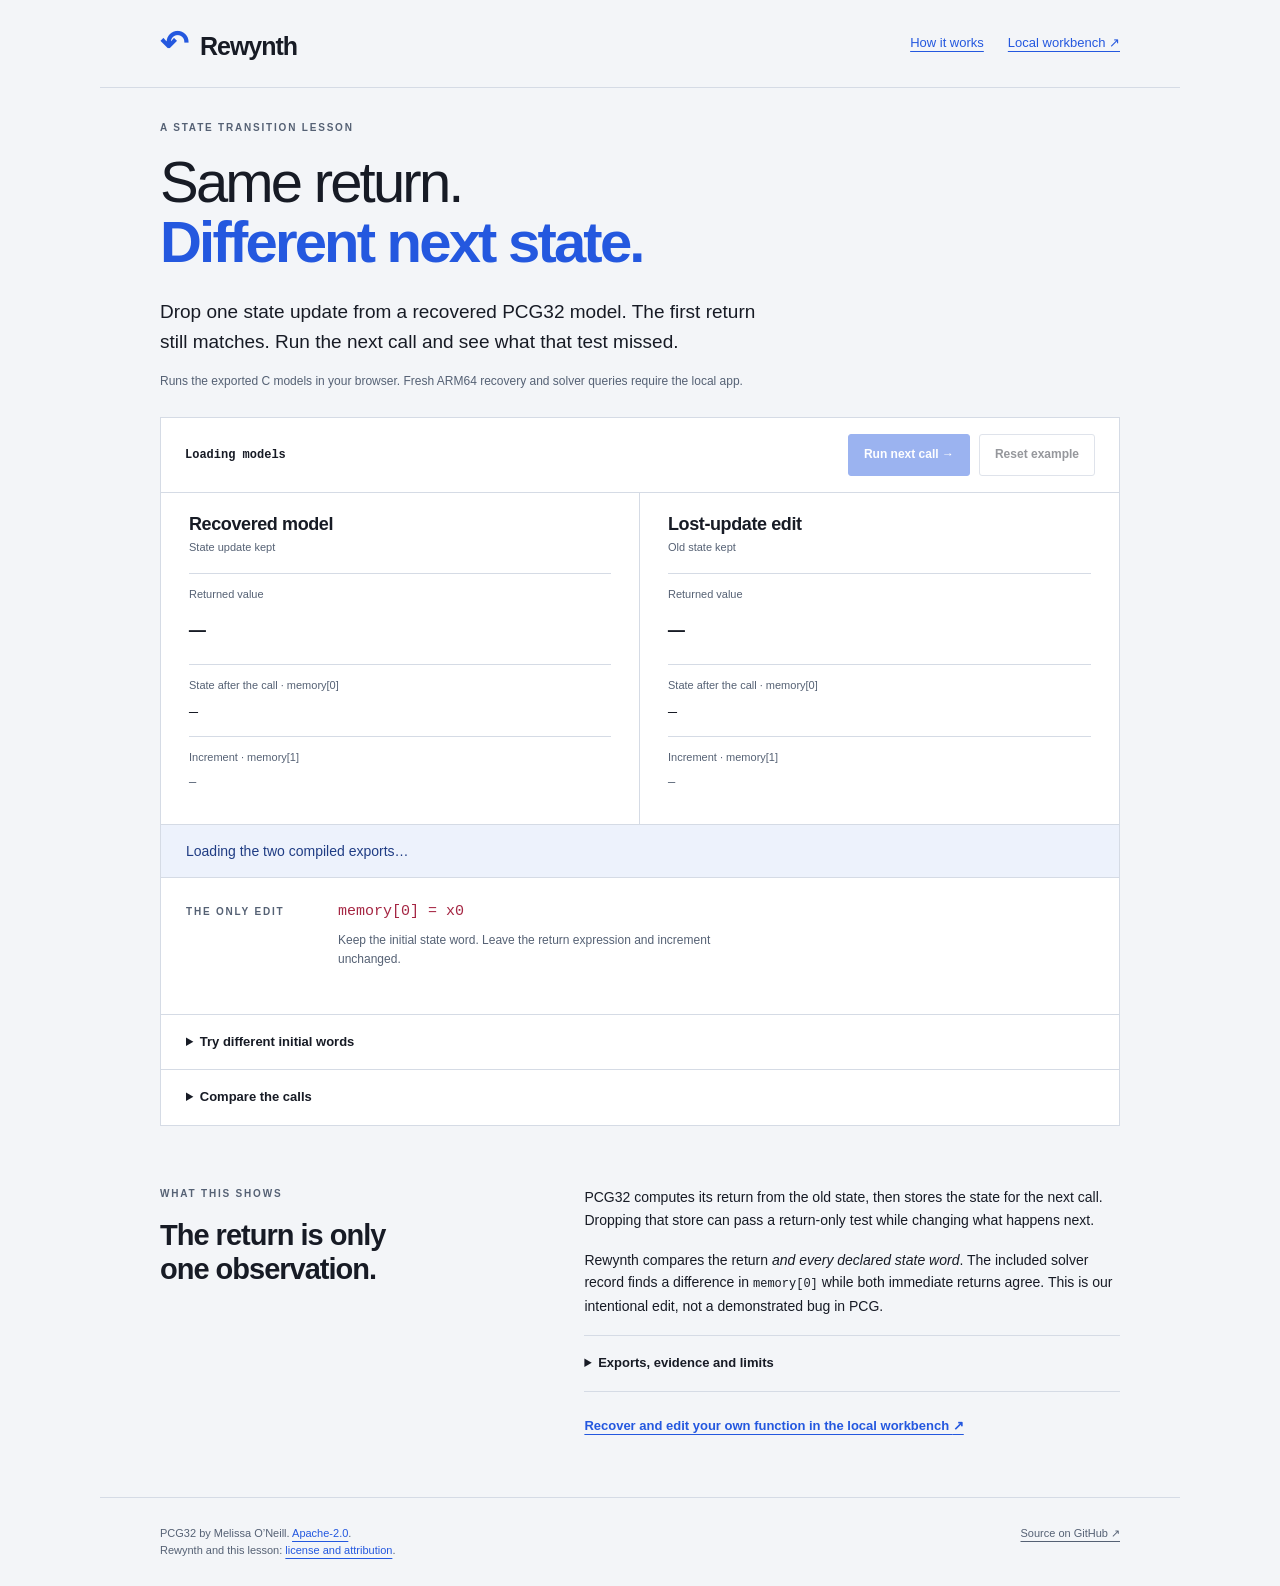
<file: docs/index.html>
<!doctype html>
<html lang="en">
<meta charset="utf-8">
<meta name="viewport" content="width=device-width,initial-scale=1">
<meta http-equiv="refresh" content="0; url=lesson/">
<link rel="canonical" href="https://nazeeh111.github.io/Rewynth/lesson/">
<title>Rewynth browser lesson</title>
<p><a href="lesson/">Open the Rewynth state lesson</a>.</p>
</html>
</file>
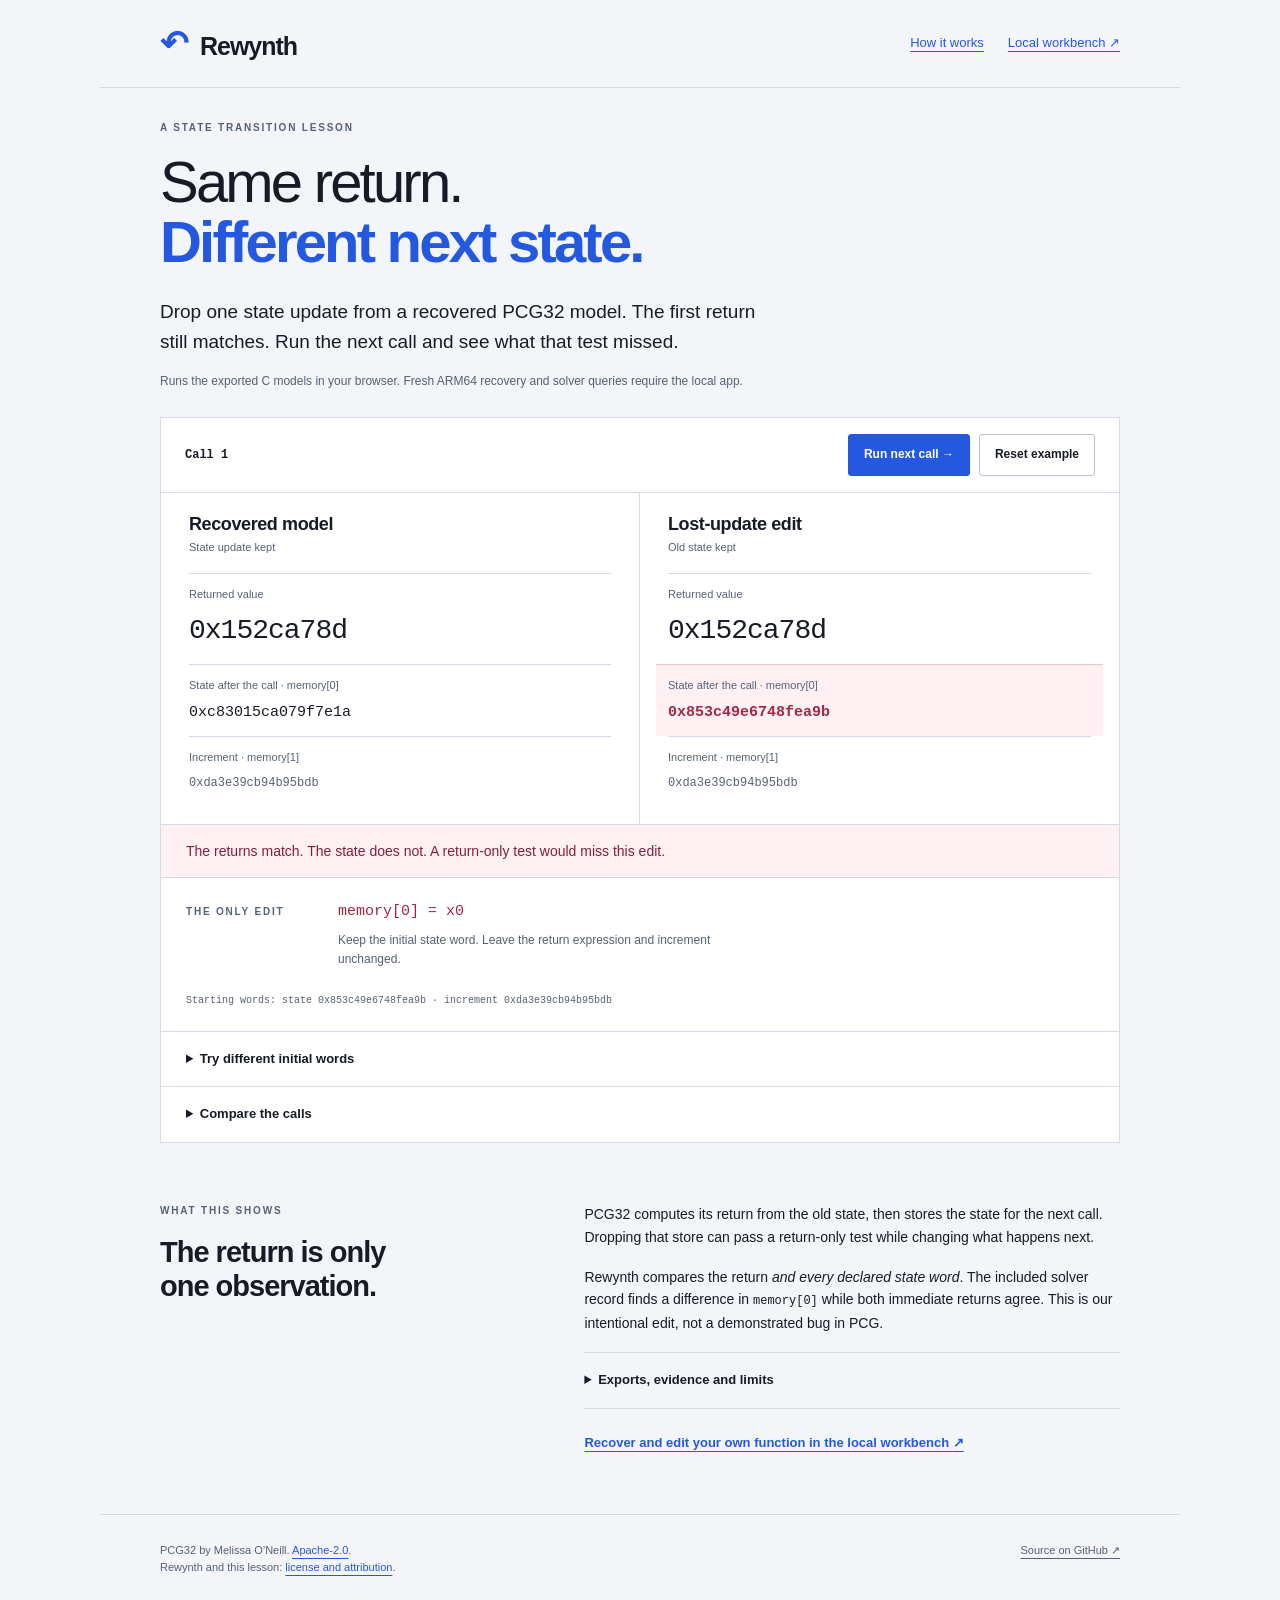
<file: docs/lesson/index.html>
<!doctype html>
<html lang="en">
<head>
  <meta charset="utf-8">
  <meta name="viewport" content="width=device-width,initial-scale=1">
  <meta name="theme-color" content="#f3f5f8">
  <meta name="description" content="A Rewynth state lesson: run two recovered PCG32 models, drop one state update, and see why matching returns can hide a bad edit.">
  <title>Same return, different state · Rewynth</title>
  <link rel="stylesheet" href="style.css">
  <script type="module" src="app.js"></script>
</head>
<body>
  <header class="shell">
    <a class="brand" href="https://github.com/nazeeh111/Rewynth"><span aria-hidden="true">↶</span> Rewynth</a>
    <nav aria-label="Project"><a href="#method">How it works</a><a href="https://github.com/nazeeh111/Rewynth#run-it">Local workbench ↗</a></nav>
  </header>
  <main class="shell">
    <section class="intro" aria-labelledby="title">
      <p class="eyebrow">A STATE TRANSITION LESSON</p>
      <h1 id="title">Same return.<br><em>Different next state.</em></h1>
      <p class="lead">Drop one state update from a recovered PCG32 model. The first return still matches. Run the next call and see what that test missed.</p>
      <p class="scope">Runs the exported C models in your browser. Fresh ARM64 recovery and solver queries require the local app.</p>
    </section>

    <section class="experiment" aria-label="Compare recovered and edited models" aria-busy="true">
      <div class="toolbar"><span class="call" id="call-count">Loading models</span><div class="actions"><button id="next" class="primary" disabled>Run next call <span aria-hidden="true">→</span></button><button id="reset" disabled>Reset example</button></div></div>
      <p id="load-error" class="error" role="alert" hidden></p>
      <div class="comparison">
        <article class="model original" aria-labelledby="original-title">
          <div class="model-heading"><h2 id="original-title">Recovered model</h2><span>State update kept</span></div>
          <dl><div class="returned"><dt>Returned value</dt><dd id="original-return">—</dd></div><div class="state-row"><dt>State after the call · memory[0]</dt><dd id="original-state">—</dd></div><div class="increment"><dt>Increment · memory[1]</dt><dd id="original-increment">—</dd></div></dl>
        </article>
        <article class="model edited" aria-labelledby="edited-title">
          <div class="model-heading"><h2 id="edited-title">Lost-update edit</h2><span>Old state kept</span></div>
          <dl><div class="returned"><dt>Returned value</dt><dd id="edited-return">—</dd></div><div class="state-row"><dt>State after the call · memory[0]</dt><dd id="edited-state">—</dd></div><div class="increment"><dt>Increment · memory[1]</dt><dd id="edited-increment">—</dd></div></dl>
        </article>
      </div>
      <div id="observation" class="observation" role="status" aria-live="polite">Loading the two compiled exports…</div>
      <div class="edit-note"><span class="eyebrow">THE ONLY EDIT</span><code>memory[0] = x0</code><span>Keep the initial state word. Leave the return expression and increment unchanged.</span></div>
      <p class="starting" id="starting-inputs"></p>

      <details class="custom-inputs"><summary>Try different initial words</summary>
        <p>Use decimal or hexadecimal unsigned 64-bit values. Applying them starts both models again at call one.</p>
        <form id="inputs" novalidate>
          <div><label for="state-input">Initial state · x0</label><input id="state-input" name="state" value="0x853c49e6748fea9b" autocomplete="off" autocapitalize="off" spellcheck="false" aria-describedby="input-error"></div>
          <div><label for="increment-input">Increment · x1</label><input id="increment-input" name="increment" value="0xda3e39cb94b95bdb" autocomplete="off" autocapitalize="off" spellcheck="false" aria-describedby="input-error"></div>
          <button id="apply" disabled>Apply initial words</button>
          <p id="input-error" class="error" role="alert" hidden></p>
        </form>
      </details>
      <details class="history"><summary>Compare the calls</summary><div class="table-wrap" tabindex="0" aria-label="Call history"><table><caption class="sr-only">Returns from the recovered model and the lost-update edit</caption><thead><tr><th scope="col">Call</th><th scope="col">Recovered return</th><th scope="col">Edited return</th><th scope="col">Post-state</th></tr></thead><tbody id="history"></tbody></table></div></details>
    </section>

    <section class="method" id="method" aria-labelledby="method-title">
      <div><p class="eyebrow">WHAT THIS SHOWS</p><h2 id="method-title">The return is only<br>one observation.</h2></div>
      <div class="method-copy"><p>PCG32 computes its return from the old state, then stores the state for the next call. Dropping that store can pass a return-only test while changing what happens next.</p><p>Rewynth compares the return <em>and every declared state word</em>. The included solver record finds a difference in <code>memory[0]</code> while both immediate returns agree. This is our intentional edit, not a demonstrated bug in PCG.</p>
        <details><summary>Exports, evidence and limits</summary><p>The two modules are compiled from Rewynth’s actual recovered and edited C exports. The controls above run those models locally with exact 64-bit inputs. They do not execute the original ARM64 instructions or make a fresh solver query.</p><p>The recorded equality result applies to the implemented instruction model, declared two-word memory region and input domain. The finite native controls do not prove universal CPU equivalence or random-generator quality.</p><ul class="evidence"><li><a href="model/original.c">Recovered C export</a> · <a href="model/edited.c">Edited C export</a></li><li><a href="model/evidence.json">Recorded model and solver evidence</a></li><li><a href="verification/native-wasm-controls.json">Native C / Wasm controls</a> · <a href="model/manifest.json">Build manifest</a></li></ul></details>
        <a class="workbench-link" href="https://github.com/nazeeh111/Rewynth#run-it">Recover and edit your own function in the local workbench <span aria-hidden="true">↗</span></a>
      </div>
    </section>
  </main>
  <footer class="shell"><p>PCG32 by Melissa O’Neill. <a href="model/PCG-LICENSE.txt">Apache-2.0</a>.<br>Rewynth and this lesson: <a href="model/REWYNTH-LICENSE.txt">license and attribution</a>.</p><a href="https://github.com/nazeeh111/Rewynth">Source on GitHub ↗</a></footer>
  <noscript><p class="shell error">JavaScript and WebAssembly are needed to run the models. The C exports and recorded evidence above remain available.</p></noscript>
</body>
</html>
</file>
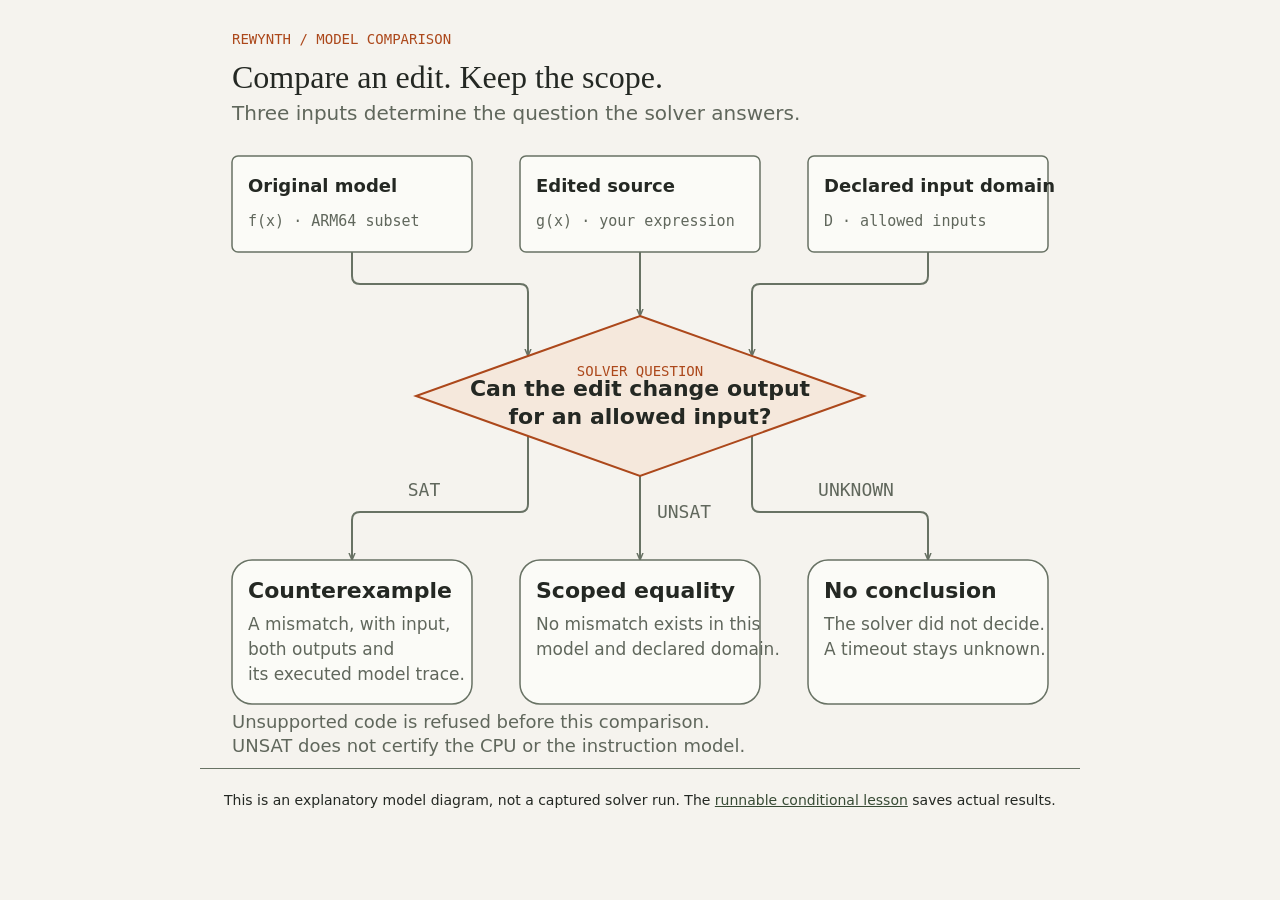
<file: docs/diagrams/comparison.html>
<!DOCTYPE html>
<html xmlns="http://www.w3.org/1999/xhtml" lang="en">
<head><meta charset="utf-8"/><meta name="viewport" content="width=device-width, initial-scale=1"/>
<title>Rewynth comparison scope</title>
<style>
body { margin:0; background:#f5f3ee; color:#242823; font-family:system-ui,sans-serif; }
main { max-width:880px; margin:auto; }
svg { display:block; width:100%; height:auto; }
.mobile { display:none; }
footer { padding:20px 24px; font-size:14px; line-height:1.6; border-top:1px solid #687264; }
a { color:#384b35; }
@media(max-width:600px) { .desktop { display:none; } .mobile { display:block; } }
</style></head><body><main>
<!-- Editable source. Export the two README SVGs with tools/export_diagrams.py.
     Uses only local system fonts. No JavaScript, remote fonts or assets. -->
<section class="desktop">
<svg xmlns="http://www.w3.org/2000/svg" id="comparison" viewBox="0 0 880 768" role="img" aria-labelledby="comparison-title comparison-desc">
<title id="comparison-title">What an edit comparison establishes</title>
<desc id="comparison-desc">The original instruction model, edited source and declared input domain determine whether the solver finds a counterexample, proves no mismatch within that scope, or remains undecided.</desc>
<defs><marker id="comparison-arrow" markerWidth="8" markerHeight="8" refX="7" refY="4" orient="auto" markerUnits="userSpaceOnUse"><path d="M0 1 L7 4 L0 7" fill="none" stroke="#687264" stroke-width="1.5"/></marker></defs>
<rect width="880" height="768" fill="#f5f3ee"/>
<text x="32" y="44" text-anchor="start" fill="#ac481b" font-family="ui-monospace, monospace" font-size="14" font-weight="500"><tspan x="32" dy="0">REWYNTH / MODEL COMPARISON</tspan></text>
<text x="32" y="88" text-anchor="start" fill="#242823" font-family="Georgia, serif" font-size="32" font-weight="400"><tspan x="32" dy="0">Compare an edit. Keep the scope.</tspan></text>
<text x="32" y="120" text-anchor="start" fill="#60675c" font-family="system-ui, sans-serif" font-size="20" font-weight="400"><tspan x="32" dy="0">Three inputs determine the question the solver answers.</tspan></text>
<path d="M152 252 V276 Q152 284 160 284 H320 Q328 284 328 292 V356" fill="none" stroke="#687264" stroke-width="2" marker-end="url(#comparison-arrow)"/>
<path d="M440 252 V316" fill="none" stroke="#687264" stroke-width="2" marker-end="url(#comparison-arrow)"/>
<path d="M728 252 V276 Q728 284 720 284 H560 Q552 284 552 292 V356" fill="none" stroke="#687264" stroke-width="2" marker-end="url(#comparison-arrow)"/>
<path d="M328 436 V504 Q328 512 320 512 H160 Q152 512 152 520 V560" fill="none" stroke="#687264" stroke-width="2" marker-end="url(#comparison-arrow)"/>
<path d="M440 476 V560" fill="none" stroke="#687264" stroke-width="2" marker-end="url(#comparison-arrow)"/>
<path d="M552 436 V504 Q552 512 560 512 H720 Q728 512 728 520 V560" fill="none" stroke="#687264" stroke-width="2" marker-end="url(#comparison-arrow)"/>
<rect x="199.5" y="476" width="49" height="28" fill="#f5f3ee"/><text x="224" y="496" text-anchor="middle" fill="#60675c" font-family="ui-monospace, monospace" font-size="18" font-weight="500"><tspan x="224" dy="0">SAT</tspan></text>
<rect x="448.5" y="498" width="71" height="28" fill="#f5f3ee"/><text x="484" y="518" text-anchor="middle" fill="#60675c" font-family="ui-monospace, monospace" font-size="18" font-weight="500"><tspan x="484" dy="0">UNSAT</tspan></text>
<rect x="609.5" y="476" width="93" height="28" fill="#f5f3ee"/><text x="656" y="496" text-anchor="middle" fill="#60675c" font-family="ui-monospace, monospace" font-size="18" font-weight="500"><tspan x="656" dy="0">UNKNOWN</tspan></text>
<rect x="32" y="156" width="240" height="96" rx="6" fill="#fbfbf7" stroke="#687264" stroke-width="1.5"/>
<text x="48" y="192" text-anchor="start" fill="#242823" font-family="system-ui, sans-serif" font-size="18" font-weight="600"><tspan x="48" dy="0">Original model</tspan></text>
<text x="48" y="226" text-anchor="start" fill="#60675c" font-family="ui-monospace, monospace" font-size="15" font-weight="400"><tspan x="48" dy="0">f(x) · ARM64 subset</tspan></text>
<rect x="320" y="156" width="240" height="96" rx="6" fill="#fbfbf7" stroke="#687264" stroke-width="1.5"/>
<text x="336" y="192" text-anchor="start" fill="#242823" font-family="system-ui, sans-serif" font-size="18" font-weight="600"><tspan x="336" dy="0">Edited source</tspan></text>
<text x="336" y="226" text-anchor="start" fill="#60675c" font-family="ui-monospace, monospace" font-size="15" font-weight="400"><tspan x="336" dy="0">g(x) · your expression</tspan></text>
<rect x="608" y="156" width="240" height="96" rx="6" fill="#fbfbf7" stroke="#687264" stroke-width="1.5"/>
<text x="624" y="192" text-anchor="start" fill="#242823" font-family="system-ui, sans-serif" font-size="18" font-weight="600"><tspan x="624" dy="0">Declared input domain</tspan></text>
<text x="624" y="226" text-anchor="start" fill="#60675c" font-family="ui-monospace, monospace" font-size="15" font-weight="400"><tspan x="624" dy="0">D · allowed inputs</tspan></text>
<path d="M440 316 L664 396 L440 476 L216 396 Z" fill="#f5e8dc" stroke="#ac481b" stroke-width="2"/>
<text x="440" y="376" text-anchor="middle" fill="#ac481b" font-family="ui-monospace, monospace" font-size="14" font-weight="500"><tspan x="440" dy="0">SOLVER QUESTION</tspan></text>
<text x="440" y="396" text-anchor="middle" fill="#242823" font-family="system-ui, sans-serif" font-size="22" font-weight="600"><tspan x="440" dy="0">Can the edit change output</tspan><tspan x="440" dy="28">for an allowed input?</tspan></text>
<rect x="32" y="560" width="240" height="144" rx="20" fill="#fbfbf7" stroke="#687264" stroke-width="1.5"/>
<text x="48" y="598" text-anchor="start" fill="#242823" font-family="system-ui, sans-serif" font-size="22" font-weight="600"><tspan x="48" dy="0">Counterexample</tspan></text>
<text x="48" y="630" text-anchor="start" fill="#60675c" font-family="system-ui, sans-serif" font-size="17" font-weight="400"><tspan x="48" dy="0">A mismatch, with input,</tspan><tspan x="48" dy="25">both outputs and</tspan><tspan x="48" dy="25">its executed model trace.</tspan></text>
<rect x="320" y="560" width="240" height="144" rx="20" fill="#fbfbf7" stroke="#687264" stroke-width="1.5"/>
<text x="336" y="598" text-anchor="start" fill="#242823" font-family="system-ui, sans-serif" font-size="22" font-weight="600"><tspan x="336" dy="0">Scoped equality</tspan></text>
<text x="336" y="630" text-anchor="start" fill="#60675c" font-family="system-ui, sans-serif" font-size="17" font-weight="400"><tspan x="336" dy="0">No mismatch exists in this</tspan><tspan x="336" dy="25">model and declared domain.</tspan></text>
<rect x="608" y="560" width="240" height="144" rx="20" fill="#fbfbf7" stroke="#687264" stroke-width="1.5"/>
<text x="624" y="598" text-anchor="start" fill="#242823" font-family="system-ui, sans-serif" font-size="22" font-weight="600"><tspan x="624" dy="0">No conclusion</tspan></text>
<text x="624" y="630" text-anchor="start" fill="#60675c" font-family="system-ui, sans-serif" font-size="17" font-weight="400"><tspan x="624" dy="0">The solver did not decide.</tspan><tspan x="624" dy="25">A timeout stays unknown.</tspan></text>
<text x="32" y="728" text-anchor="start" fill="#60675c" font-family="system-ui, sans-serif" font-size="18" font-weight="400"><tspan x="32" dy="0">Unsupported code is refused before this comparison.</tspan></text>
<text x="32" y="752" text-anchor="start" fill="#60675c" font-family="system-ui, sans-serif" font-size="18" font-weight="400"><tspan x="32" dy="0">UNSAT does not certify the CPU or the instruction model.</tspan></text>
</svg>
</section><section class="mobile">
<svg xmlns="http://www.w3.org/2000/svg" id="comparison-mobile" viewBox="0 0 420 956" role="img" aria-labelledby="comparison-mobile-title comparison-mobile-desc">
<title id="comparison-mobile-title">What an edit comparison establishes</title>
<desc id="comparison-mobile-desc">The original instruction model, edited source and declared input domain determine whether the solver finds a counterexample, proves no mismatch within that scope, or remains undecided.</desc>
<defs><marker id="comparison-mobile-arrow" markerWidth="8" markerHeight="8" refX="7" refY="4" orient="auto" markerUnits="userSpaceOnUse"><path d="M0 1 L7 4 L0 7" fill="none" stroke="#687264" stroke-width="1.5"/></marker></defs>
<rect width="420" height="956" fill="#f5f3ee"/>
<text x="20" y="40" text-anchor="start" fill="#ac481b" font-family="ui-monospace, monospace" font-size="13" font-weight="500"><tspan x="20" dy="0">REWYNTH / MODEL COMPARISON</tspan></text>
<text x="20" y="80" text-anchor="start" fill="#242823" font-family="Georgia, serif" font-size="31" font-weight="400"><tspan x="20" dy="0">Compare an edit.</tspan><tspan x="20" dy="36">Keep the scope.</tspan></text>
<text x="20" y="144" text-anchor="start" fill="#60675c" font-family="system-ui, sans-serif" font-size="18" font-weight="400"><tspan x="20" dy="0">Three inputs. One bounded question.</tspan></text>
<path d="M72 280 V304 Q72 312 80 312 H114 Q122 312 122 320 V372" fill="none" stroke="#687264" stroke-width="2" marker-end="url(#comparison-mobile-arrow)"/>
<path d="M210 280 V332" fill="none" stroke="#687264" stroke-width="2" marker-end="url(#comparison-mobile-arrow)"/>
<path d="M348 280 V304 Q348 312 340 312 H306 Q298 312 298 320 V372" fill="none" stroke="#687264" stroke-width="2" marker-end="url(#comparison-mobile-arrow)"/>
<path d="M122 452 V528 Q122 536 114 536 H80 Q72 536 72 544 V588" fill="none" stroke="#687264" stroke-width="2" marker-end="url(#comparison-mobile-arrow)"/>
<path d="M210 492 V588" fill="none" stroke="#687264" stroke-width="2" marker-end="url(#comparison-mobile-arrow)"/>
<path d="M298 452 V528 Q298 536 306 536 H340 Q348 536 348 544 V588" fill="none" stroke="#687264" stroke-width="2" marker-end="url(#comparison-mobile-arrow)"/>
<rect x="59.5" y="500" width="49" height="28" fill="#f5f3ee"/><text x="84" y="520" text-anchor="middle" fill="#60675c" font-family="ui-monospace, monospace" font-size="18" font-weight="500"><tspan x="84" dy="0">SAT</tspan></text>
<rect x="218.5" y="548" width="71" height="28" fill="#f5f3ee"/><text x="254" y="568" text-anchor="middle" fill="#60675c" font-family="ui-monospace, monospace" font-size="18" font-weight="500"><tspan x="254" dy="0">UNSAT</tspan></text>
<rect x="307.5" y="488" width="93" height="28" fill="#f5f3ee"/><text x="354" y="508" text-anchor="middle" fill="#60675c" font-family="ui-monospace, monospace" font-size="18" font-weight="500"><tspan x="354" dy="0">UNKNOWN</tspan></text>
<rect x="16" y="176" width="112" height="104" rx="6" fill="#fbfbf7" stroke="#687264" stroke-width="1.5"/>
<text x="72" y="207" text-anchor="middle" fill="#242823" font-family="system-ui, sans-serif" font-size="20" font-weight="600"><tspan x="72" dy="0">Original</tspan><tspan x="72" dy="25">model</tspan></text>
<text x="72" y="262" text-anchor="middle" fill="#60675c" font-family="ui-monospace, monospace" font-size="18" font-weight="400"><tspan x="72" dy="0">f(x)</tspan></text>
<rect x="154" y="176" width="112" height="104" rx="6" fill="#fbfbf7" stroke="#687264" stroke-width="1.5"/>
<text x="210" y="207" text-anchor="middle" fill="#242823" font-family="system-ui, sans-serif" font-size="20" font-weight="600"><tspan x="210" dy="0">Edited</tspan><tspan x="210" dy="25">source</tspan></text>
<text x="210" y="262" text-anchor="middle" fill="#60675c" font-family="ui-monospace, monospace" font-size="18" font-weight="400"><tspan x="210" dy="0">g(x)</tspan></text>
<rect x="292" y="176" width="112" height="104" rx="6" fill="#fbfbf7" stroke="#687264" stroke-width="1.5"/>
<text x="348" y="207" text-anchor="middle" fill="#242823" font-family="system-ui, sans-serif" font-size="20" font-weight="600"><tspan x="348" dy="0">Allowed</tspan><tspan x="348" dy="25">inputs</tspan></text>
<text x="348" y="262" text-anchor="middle" fill="#60675c" font-family="ui-monospace, monospace" font-size="18" font-weight="400"><tspan x="348" dy="0">x in D</tspan></text>
<path d="M210 332 L386 412 L210 492 L34 412 Z" fill="#f5e8dc" stroke="#ac481b" stroke-width="2"/>
<text x="210" y="389" text-anchor="middle" fill="#ac481b" font-family="ui-monospace, monospace" font-size="13" font-weight="500"><tspan x="210" dy="0">SOLVER QUESTION</tspan></text>
<text x="210" y="411" text-anchor="middle" fill="#242823" font-family="system-ui, sans-serif" font-size="18" font-weight="600"><tspan x="210" dy="0">Can the edit change output</tspan><tspan x="210" dy="25">for an allowed input?</tspan></text>
<rect x="16" y="588" width="112" height="216" rx="20" fill="#fbfbf7" stroke="#687264" stroke-width="1.5"/>
<text x="72" y="622" text-anchor="middle" fill="#242823" font-family="system-ui, sans-serif" font-size="18" font-weight="600"><tspan x="72" dy="0">Mismatch</tspan></text>
<text x="72" y="688" text-anchor="middle" fill="#60675c" font-family="system-ui, sans-serif" font-size="17" font-weight="400"><tspan x="72" dy="0">An input</tspan><tspan x="72" dy="25">makes the</tspan><tspan x="72" dy="25">outputs</tspan><tspan x="72" dy="25">differ.</tspan></text>
<rect x="154" y="588" width="112" height="216" rx="20" fill="#fbfbf7" stroke="#687264" stroke-width="1.5"/>
<text x="210" y="622" text-anchor="middle" fill="#242823" font-family="system-ui, sans-serif" font-size="18" font-weight="600"><tspan x="210" dy="0">Scoped</tspan><tspan x="210" dy="23">equality</tspan></text>
<text x="210" y="688" text-anchor="middle" fill="#60675c" font-family="system-ui, sans-serif" font-size="17" font-weight="400"><tspan x="210" dy="0">Within this</tspan><tspan x="210" dy="25">model and</tspan><tspan x="210" dy="25">input range.</tspan></text>
<rect x="292" y="588" width="112" height="216" rx="20" fill="#fbfbf7" stroke="#687264" stroke-width="1.5"/>
<text x="348" y="622" text-anchor="middle" fill="#242823" font-family="system-ui, sans-serif" font-size="18" font-weight="600"><tspan x="348" dy="0">Undecided</tspan></text>
<text x="348" y="688" text-anchor="middle" fill="#60675c" font-family="system-ui, sans-serif" font-size="17" font-weight="400"><tspan x="348" dy="0">No equality</tspan><tspan x="348" dy="25">conclusion.</tspan><tspan x="348" dy="25">Timeouts</tspan><tspan x="348" dy="25">stay unknown.</tspan></text>
<text x="20" y="848" text-anchor="start" fill="#60675c" font-family="system-ui, sans-serif" font-size="18" font-weight="400"><tspan x="20" dy="0">For a mismatch, inspect the input,</tspan><tspan x="20" dy="25">both outputs and its model trace.</tspan></text>
<text x="20" y="912" text-anchor="start" fill="#60675c" font-family="system-ui, sans-serif" font-size="17" font-weight="400"><tspan x="20" dy="0">Unsupported code is refused first.</tspan><tspan x="20" dy="25">UNSAT does not certify the CPU or lifter.</tspan></text>
</svg>
</section>
<footer>This is an explanatory model diagram, not a captured solver run.
The <a href="https://github.com/nazeeh111/Rewynth/blob/81ce6228760f7db31d0aadb59a6aeff23ab5bb3d/docs/control-flow.md#run-the-complete-lesson">runnable conditional lesson</a>
saves actual results.</footer>
</main></body></html>
</file>
<file: docs/lesson/style.css>
/* Carry the local workbench's light surfaces, blue focus and exact-word typography. */
:root {
  color-scheme:light;
  --paper:#f3f5f8;
  --ink:#171b25;
  --muted:#556174;
  --line:#d5dbe5;
  --blue:#2458df;
  --red:#a52643;
  --mono:ui-monospace,SFMono-Regular,Menlo,monospace}

* {
  box-sizing:border-box}
html {
  scroll-behavior:smooth}
body {
  margin:0;
  background:var(--paper);
  color:var(--ink);
  font:16px/1.6 -apple-system,BlinkMacSystemFont,"Segoe UI",sans-serif}
a {
  color:var(--blue);
  text-underline-offset:4px}
a:hover {
  text-decoration-thickness:2px}
.shell {
  width:min(1080px,100%);
  margin:auto;
  padding-inline:clamp(22px,5vw,60px)}
header {
  min-height:88px;
  display:flex;
  align-items:center;
  justify-content:space-between;
  gap:24px;
  border-bottom:1px solid var(--line)}
.brand {
  color:var(--ink);
  font-size:25px;
  font-weight:650;
  letter-spacing:-1px;
  text-decoration:none}
.brand span {
  color:var(--blue);
  font-size:34px;
  margin-right:7px}
nav {
  display:flex;
  gap:24px;
  font-size:13px}
.intro {
  padding-block:32px 25px}
.eyebrow {
  font-size:10px;
  letter-spacing:1.8px;
  font-weight:650;
  color:var(--muted);
  margin:0 0 16px}
h1 {
  font-size:clamp(40px,6vw,58px);
  line-height:1.04;
  letter-spacing:-2.8px;
  font-weight:520;
  margin:0 0 24px}
h1 em {
  font-style:normal;
  font-weight:650;
  color:var(--blue)}
.lead {
  font-size:19px;
  line-height:1.6;
  max-width:610px;
  margin:0 0 15px}
.scope {
  font-size:12px;
  color:var(--muted);
  max-width:680px;
  margin:0}
.experiment {
  background:white;
  border:1px solid var(--line)}
.toolbar {
  display:flex;
  align-items:center;
  justify-content:space-between;
  gap:20px;
  padding:16px 24px;
  border-bottom:1px solid var(--line)}
.call {
  font:12px var(--mono);
  font-weight:650}
.actions {
  display:flex;
  gap:9px}
button {
  font-family:inherit;
  font-size:12px;
  font-weight:600;
  line-height:1.4;
  min-height:42px;
  padding:10px 15px;
  border:1px solid #b9c3d3;
  border-radius:3px;
  background:white;
  color:var(--ink);
  cursor:pointer}
button:hover {
  background:#e7edfa}
button.primary {
  background:var(--blue);
  border-color:var(--blue);
  color:white}
button.primary:hover {
  background:#1744ba}
button:disabled {
  opacity:.45;
  cursor:default}
a:focus-visible,button:focus-visible,summary:focus-visible,input:focus-visible,.table-wrap:focus-visible {
  outline:3px solid var(--blue);
  outline-offset:4px}
.comparison {
  display:grid;
  grid-template-columns:1fr 1fr}
.model {
  padding:20px 28px}
.original {
  border-right:1px solid var(--line)}
.model-heading {
  display:flex;
  flex-direction:column;
  gap:3px;
  padding-bottom:16px}
.model h2 {
  font-size:18px;
  letter-spacing:-.4px;
  line-height:1.3;
  margin:0}
.model-heading>span {
  font-size:11px;
  color:var(--muted)}
.model dl {
  margin:0}
.model dl>div {
  padding:12px 0;
  border-top:1px solid var(--line)}
dt {
  font-size:11px;
  color:var(--muted);
  margin-bottom:7px}
dd {
  margin:0;
  font:15px/1.5 var(--mono);
  font-variant-numeric:tabular-nums;
  overflow-wrap:anywhere}
.returned dd {
  font-size:28px;
  letter-spacing:-1px}
.edited .state-row.changed {
  background:#fff0f3;
  margin-inline:-12px;
  padding-inline:12px;
  border-color:#ecc4ce}
.edited .state-row.changed dd,.returned.changed dd {
  color:var(--red);
  font-weight:650}
.increment dd {
  font-size:12px;
  color:var(--muted)}
.observation {
  border-block:1px solid var(--line);
  padding:15px 25px;
  font-size:14px;
  background:#edf2fc;
  color:#203d84}
.observation[data-kind=state],.observation[data-kind=return] {
  background:#fff0f3;
  color:#802139}
.edit-note {
  padding:22px 25px;
  display:grid;
  grid-template-columns:130px 1fr;
  gap:7px 22px}
.edit-note .eyebrow {
  margin:0;
  padding-top:4px}
.edit-note code {
  font:15px/1.6 var(--mono);
  color:var(--red)}
.edit-note>span:last-child {
  grid-column:2;
  font-size:12px;
  color:var(--muted);
  max-width:410px}
.starting {
  font:10px/1.7 var(--mono);
  color:var(--muted);
  margin:0;
  padding:0 25px 22px;
  overflow-wrap:anywhere}
details {
  border-top:1px solid var(--line)}
summary {
  cursor:pointer;
  padding:17px 25px;
  font-size:13px;
  font-weight:600}
.custom-inputs>p {
  font-size:12px;
  color:var(--muted);
  margin:0 25px 20px}
.custom-inputs form {
  display:grid;
  grid-template-columns:1fr 1fr;
  gap:16px;
  padding:0 25px 22px}
label {
  display:block;
  font-size:11px;
  font-weight:600;
  margin-bottom:6px}
input {
  width:100%;
  min-height:43px;
  padding:10px;
  border:1px solid #b9c3d3;
  border-radius:3px;
  font:12px var(--mono);
  color:var(--ink);
  background:white}
input[aria-invalid=true] {
  border-color:var(--red)}
#apply {
  justify-self:start}
.error {
  font-size:12px;
  line-height:1.6;
  color:#802139;
  background:#fff0f3;
  padding:12px;
  margin:0}
#input-error {
  grid-column:1/-1}
.table-wrap {
  overflow:auto;
  margin:0 25px 22px}
table {
  width:100%;
  border-collapse:collapse;
  text-align:left;
  font:11px/1.5 var(--mono);
  white-space:nowrap}
th,td {
  padding:12px 10px;
  border-bottom:1px solid var(--line)}
th {
  font-size:10px;
  color:var(--muted)}
td.different {
  color:var(--red);
  font-weight:650}
.method {
  display:grid;
  grid-template-columns:1fr 1.45fr;
  gap:55px;
  padding-block:60px}
.method h2 {
  font-size:29px;
  font-weight:550;
  line-height:1.18;
  letter-spacing:-1px;
  margin:0}
.method-copy>p {
  font-size:14px;
  margin:0 0 18px}
.method-copy details {
  border-bottom:1px solid var(--line)}
.method-copy summary {
  padding-inline:0}
.method-copy details p,.evidence {
  font-size:12px;
  color:var(--muted)}
.method-copy code {
  font-family:var(--mono);
  font-size:12px}
.evidence {
  padding-left:18px}
.evidence li {
  margin-bottom:9px}
.workbench-link {
  display:block;
  font-size:13px;
  font-weight:600;
  margin-top:24px}
footer {
  border-top:1px solid var(--line);
  padding-block:27px;
  display:flex;
  justify-content:space-between;
  gap:25px;
  align-items:start}
footer p,footer>a {
  font-size:11px;
  margin:0;
  color:var(--muted)}
.sr-only {
  position:absolute;
  width:1px;
  height:1px;
  padding:0;
  margin:-1px;
  overflow:hidden;
  clip-path:inset(50%);
  white-space:nowrap;
  border:0}
[hidden] {
  display:none!important}

@media(max-width:680px) {
  header {
  min-height:78px;
  gap:12px;
  flex-wrap:wrap;
  padding-block:14px}
nav {
  font-size:11px;
  gap:16px}
.intro {
  padding-top:34px}
h1 {
  letter-spacing:-1.8px}
.lead {
  font-size:17px}
.toolbar {
  padding:17px;
  gap:12px;
  flex-wrap:wrap}
.actions {
  flex-wrap:wrap}
.comparison {
  grid-template-columns:1fr}
.model {
  padding:23px}
.original {
  border-right:0;
  border-bottom:1px solid var(--line)}
.model-heading {
  padding-bottom:18px}
.model dl {
  display:grid;
  grid-template-columns:1fr 1fr;
  gap:0 12px}
.returned {
  grid-column:1/-1}
.model dl .state-row {
  grid-column:1/-1}
.increment {
  grid-column:1/-1}
.increment dd {
  font-size:12px}
.model dl>div {
  padding-block:13px}
.observation {
  padding:16px 20px}
.edit-note {
  grid-template-columns:1fr;
  padding:20px;
  gap:8px}
.edit-note>span:last-child {
  grid-column:1}
.starting {
  padding-inline:20px}
.custom-inputs form {
  grid-template-columns:1fr;
  padding-inline:20px}
.custom-inputs>p {
  margin-inline:20px}
summary {
  padding-inline:20px}
.table-wrap {
  margin-inline:20px}
.method {
  grid-template-columns:1fr;
  gap:25px;
  padding-block:42px}
.method h2 br {
  display:none}
footer {
  flex-direction:column}
.returned dd {
  font-size:26px}
}

@media(prefers-reduced-motion:reduce) {
  html {
  scroll-behavior:auto}
}
</file>
